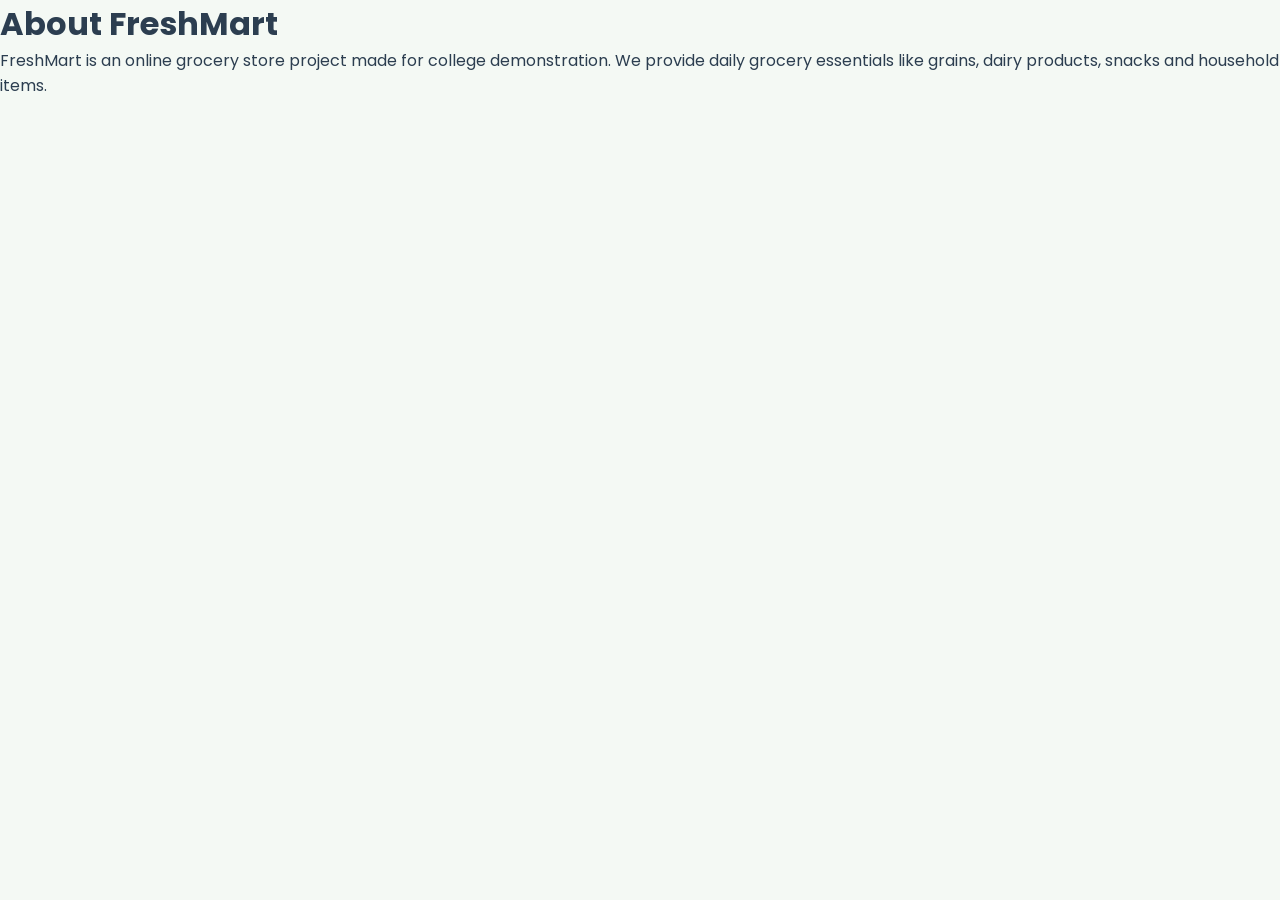
<file: about.html>
<!DOCTYPE html>
<html>

<head>
         <title>About</title>
         <link rel="stylesheet" href="style.css">
</head>

<body>

         <h1>About FreshMart</h1>

         <p>

                  FreshMart is an online grocery store project made for college demonstration.

                  We provide daily grocery essentials like grains, dairy products,
                  snacks and household items.

         </p>

</body>

</html>
</file>
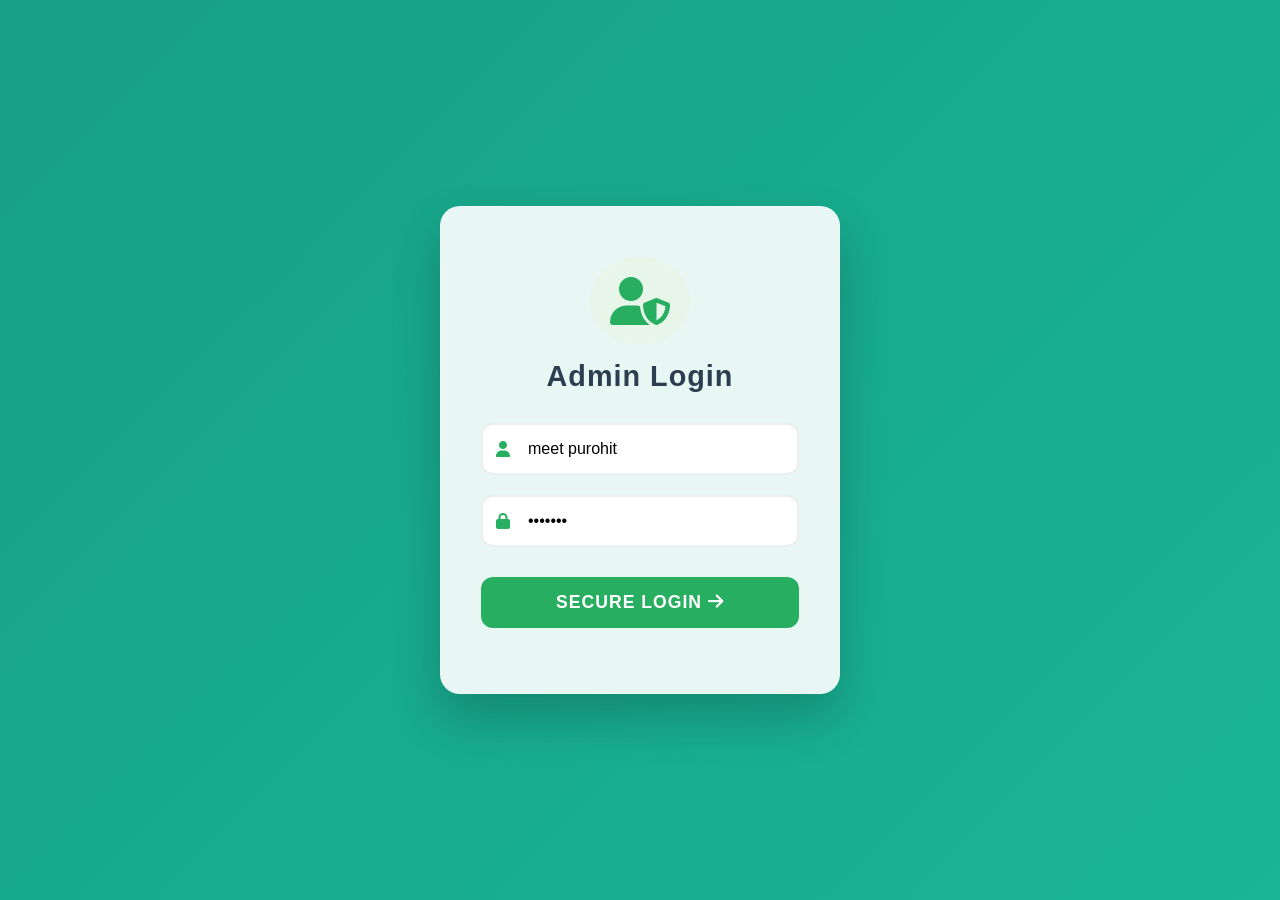
<file: admin.html>
<!DOCTYPE html>
<html lang="en">
<head>
    <meta charset="UTF-8">
    <meta name="viewport" content="width=device-width, initial-scale=1.0">
    <title>FreshMart - Admin Panel</title>
    <link rel="stylesheet" href="style.css">
    <link rel="stylesheet" href="https://cdnjs.cloudflare.com/ajax/libs/font-awesome/6.4.0/css/all.min.css">
</head>
<body class="admin-body">

<div class="admin-container">
    <aside class="admin-sidebar">
        <h2>FreshMart Admin</h2>
        <ul>
            <li onclick="showTab('add-product')" id="li-add" class="active"><i class="fa-solid fa-plus"></i> Add Products</li>
            <li onclick="showTab('view-orders')" id="li-view"><i class="fa-solid fa-cart-shopping"></i> View Orders</li>
            <li onclick="showTab('manage-users')" id="li-users"><i class="fa-solid fa-users"></i> User Problems</li>
            <li onclick="window.location.href='index.html'" style="cursor:pointer;"><i class="fa-solid fa-house"></i> View Site</li>
            <li onclick="logoutAdmin()" style="background: #c0392b; margin-top: 20px; cursor: pointer;"><i class="fa-solid fa-right-from-bracket"></i> Logout</li>
        </ul>
    </aside>

    <main class="admin-main">
        <section id="add-product" class="admin-tab-content active">
            <h1>Dashboard - Add New Product</h1>
            <div class="admin-form-section">
                <form id="productForm">
                    <div class="form-group">
                        <label>Product Name</label>
                        <input type="text" id="pName" placeholder="e.g. Fresh Apple" required>
                    </div>
                    <div class="form-group">
                        <label>Price (₹)</label>
                        <input type="number" id="pPrice" placeholder="e.g. 120" required>
                    </div>
                    <div class="form-group">
                        <label>Category</label>
                        <select id="pCategory">
                            <option value="grain">Grains & Pulses</option>
                            <option value="dairy">Dairy & Bakery</option>
                            <option value="snack">Snacks & Drinks</option>
                            <option value="daily">Daily Essentials</option>
                        </select>
                    </div>
                    <div class="form-group">
                        <label>Image Name</label>
                        <input type="text" id="pImage" placeholder="e.g. apple.jpg" required>
                    </div>
                    <button type="submit" class="admin-btn">Add Product to Store</button>
                </form>
            </div>

            <div class="admin-table-section">
                <h2>Current Inventory</h2>
                <table>
                    <thead>
                        <tr><th>Image</th><th>Name</th><th>Category</th><th>Price</th><th>Action</th></tr>
                    </thead>
                    <tbody id="adminProductList"></tbody>
                </table>
            </div>
        </section>

        <section id="view-orders" class="admin-tab-content">
            <h1>Customer Orders</h1>
            <div class="admin-table-section">
                <table>
                    <thead>
                        <tr>
                            <th>Order ID</th>
                            <th>Customer Name</th>
                            <th>Items</th>
                            <th>Total Amount</th>
                            <th>Status</th>
                            <th>Action</th>
                        </tr>
                    </thead>
                    <tbody id="orderList"></tbody>
                </table>
            </div>
        </section>

        <section id="manage-users" class="admin-tab-content">
            <h1>Customer Support & Problems</h1>
            <div class="admin-table-section">
                <table>
                    <thead>
                        <tr>
                            <th>User Name</th>
                            <th>Email</th>
                            <th>Reported Problem</th>
                            <th>Status</th>
                            <th>Action</th>
                        </tr>
                    </thead>
                    <tbody id="problemList"></tbody>
                </table>
            </div>
        </section>
    </main>
</div>

<script>
    // 1. Security Check (સૌથી પહેલા)
    if (localStorage.getItem('isAdminLoggedIn') !== 'true') {
        window.location.href = "login.html";
    }

    // 2. Initial Data Definition
    const initialOrders = [
        { id: "#1001", name: "Kapil P Damahe", items: "Basmati Rice, Milk", total: "₹516", status: "Pending" },
        { id: "#1002", name: "Meet Purohit", items: "Amul Butter, Bread", total: "₹110", status: "Pending" }
    ];

    const initialProblems = [
        { name: "Rahul Sharma", email: "rahul@mail.com", problem: "Item not delivered yet", status: "Unsolved" },
        { name: "Sneha Patel", email: "sneha@mail.com", problem: "Received damaged product", status: "Unsolved" }
    ];

    // 3. Logout Function
 function logoutAdmin() {
    localStorage.removeItem('isAdminLoggedIn'); // લોગિન ડેટા ક્લીન કરો
    window.location.href = "index.html"; // લોગિન પેજના બદલે હોમ પેજ પર મોકલો
}

    window.onload = function() {
        if (!localStorage.getItem('adminOrders')) {
            localStorage.setItem('adminOrders', JSON.stringify(initialOrders));
        }
        if (!localStorage.getItem('userProblems')) {
            localStorage.setItem('userProblems', JSON.stringify(initialProblems));
        }
        renderOrders();
        renderProblems();
    };

    function showTab(tabId) {
        document.querySelectorAll('.admin-tab-content').forEach(section => section.classList.remove('active'));
        document.querySelectorAll('.admin-sidebar li').forEach(li => li.classList.remove('active'));
        document.getElementById(tabId).classList.add('active');
        
        if(tabId === 'add-product') document.getElementById('li-add').classList.add('active');
        if(tabId === 'view-orders') document.getElementById('li-view').classList.add('active');
        if(tabId === 'manage-users') document.getElementById('li-users').classList.add('active');
    }

    function renderOrders() {
        const orders = JSON.parse(localStorage.getItem('adminOrders')) || [];
        const orderList = document.getElementById('orderList');
        orderList.innerHTML = '';
        orders.forEach((order, index) => {
            const statusClass = order.status === 'Delivered' ? 'status-delivered' : 'status-pending';
            const btnHide = order.status === 'Delivered' ? 'style="display:none"' : '';
            orderList.innerHTML += `
                <tr>
                    <td>${order.id}</td>
                    <td>${order.name}</td>
                    <td>${order.items}</td>
                    <td>${order.total}</td>
                    <td><span class="${statusClass}">${order.status}</span></td>
                    <td><button class="status-btn" ${btnHide} onclick="markDelivered(${index})">Mark Delivered</button></td>
                </tr>
            `;
        });
    }

    function markDelivered(index) {
        let orders = JSON.parse(localStorage.getItem('adminOrders'));
        orders[index].status = 'Delivered';
        localStorage.setItem('adminOrders', JSON.stringify(orders));
        renderOrders();
    }

    function renderProblems() {
        const problems = JSON.parse(localStorage.getItem('userProblems')) || [];
        const problemList = document.getElementById('problemList');
        problemList.innerHTML = '';
        problems.forEach((prob, index) => {
            const statusClass = prob.status === 'Solved' ? 'status-delivered' : 'status-pending';
            const btnHide = prob.status === 'Solved' ? 'style="display:none"' : '';
            problemList.innerHTML += `
                <tr>
                    <td>${prob.name}</td>
                    <td>${prob.email}</td>
                    <td><i>"${prob.problem}"</i></td>
                    <td><span class="${statusClass}">${prob.status}</span></td>
                    <td><button class="status-btn" ${btnHide} onclick="solveProblem(${index})">Mark Solved</button></td>
                </tr>
            `;
        });
    }

    function solveProblem(index) {
        let problems = JSON.parse(localStorage.getItem('userProblems'));
        problems[index].status = 'Solved';
        localStorage.setItem('userProblems', JSON.stringify(problems));
        renderProblems();
    }

    document.getElementById('productForm').addEventListener('submit', function(e) {
        e.preventDefault();
        const table = document.getElementById('adminProductList');
        const row = `
            <tr>
                <td><img src="images/${document.getElementById('pImage').value}" width="40" onerror="this.src='https://via.placeholder.com/40'"></td>
                <td>${document.getElementById('pName').value}</td>
                <td>${document.getElementById('pCategory').value}</td>
                <td>₹${document.getElementById('pPrice').value}</td>
                <td><button onclick="this.parentElement.parentElement.remove()" style="background:red; color:white; border:none; padding:5px; border-radius:5px; cursor:pointer;">Delete</button></td>
            </tr>
        `;
        table.innerHTML += row;
        this.reset();
    });
</script>
</body>
</html>
</file>
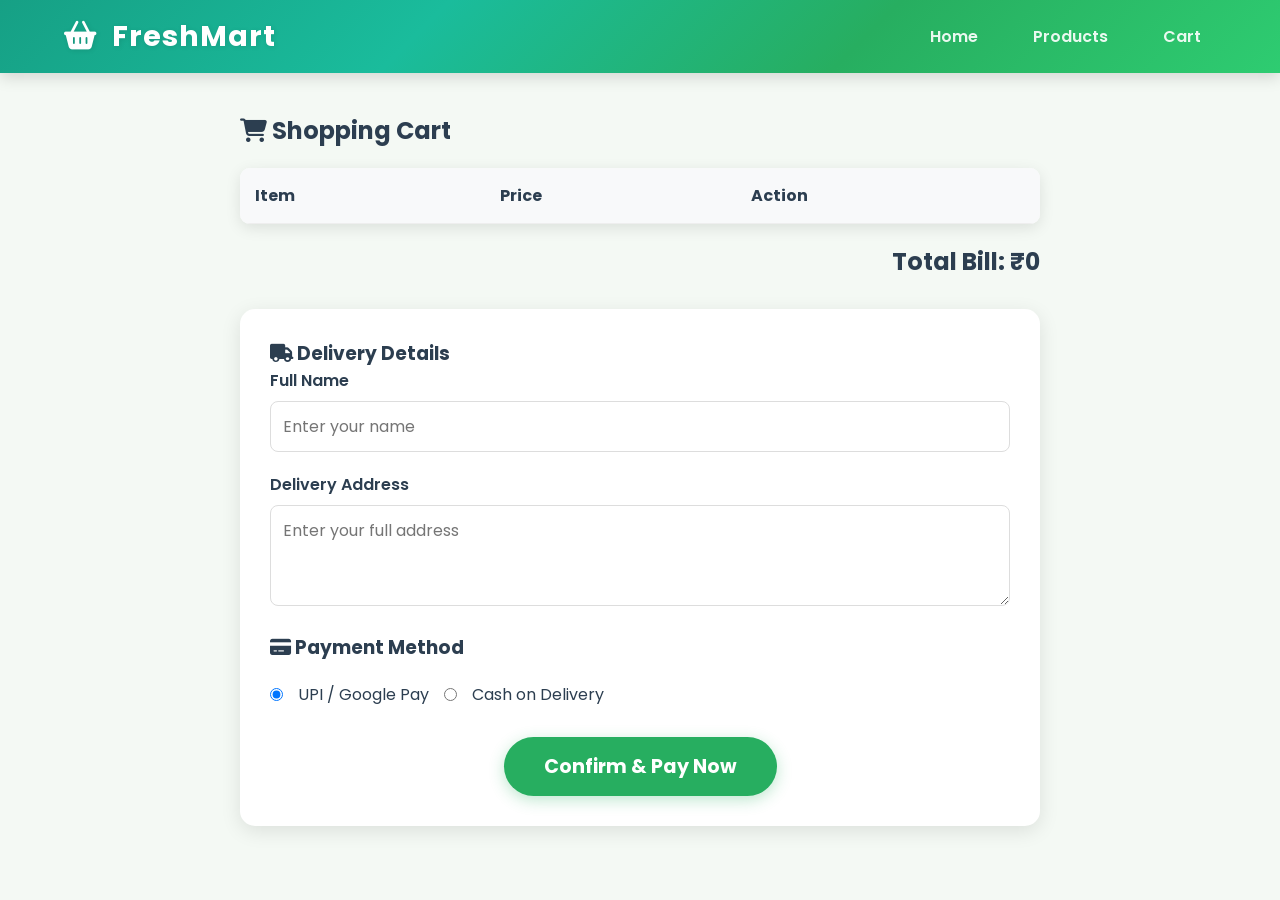
<file: cart.html>
<!DOCTYPE html>
<html lang="en">
<head>
    <title>Your Cart - FreshMart</title>
    <link rel="stylesheet" href="style.css">
    <link rel="stylesheet" href="https://cdnjs.cloudflare.com/ajax/libs/font-awesome/6.4.0/css/all.min.css">
    <style>
        /* Checkout Box Styling */
        .checkout-form {
            background: white;
            padding: 30px;
            border-radius: 15px;
            box-shadow: 0 5px 20px rgba(0,0,0,0.1);
            margin-top: 30px;
        }
        .input-group { margin-bottom: 20px; }
        .input-group label { display: block; margin-bottom: 8px; font-weight: 600; }
        .input-group input, .input-group textarea {
            width: 100%; padding: 12px; border: 1px solid #ddd; border-radius: 8px; font-size: 1rem;
        }
        
        /* Payment Selection */
        .payment-methods { margin: 20px 0; display: flex; gap: 15px; align-items: center; }
        
        /* Checkout Button Hover Effect */
        .checkout-btn {
            background: #27ae60; color: white; border: none; padding: 15px 40px;
            font-size: 1.2rem; font-weight: bold; border-radius: 50px; cursor: pointer;
            transition: all 0.3s ease; box-shadow: 0 4px 15px rgba(39, 174, 96, 0.3);
        }
        .checkout-btn:hover {
            background: #219150; transform: translateY(-3px);
            box-shadow: 0 8px 25px rgba(39, 174, 96, 0.5);
        }

        /* Success Popup styling */
        #successPopup {
            display: none; position: fixed; top: 50%; left: 50%; transform: translate(-50%, -50%);
            background: white; padding: 40px; border-radius: 20px; text-align: center;
            box-shadow: 0 0 100px rgba(0,0,0,0.5); z-index: 2000; width: 350px;
        }
        #successPopup i { font-size: 4rem; color: #27ae60; margin-bottom: 15px; }
    </style>
</head>
<body>

<header>
    <div class="logo"><h1><i class="fa-solid fa-basket-shopping"></i> FreshMart</h1></div>
    <nav><a href="index.html">Home</a><a href="products.html">Products</a><a href="cart.html">Cart</a></nav>
</header>

<div class="main-container">
    <div class="cart-area" style="width: 100%; max-width: 800px; margin: 0 auto;">
        <h2 style="margin-bottom: 20px;"><i class="fa-solid fa-cart-shopping"></i> Shopping Cart</h2>
        <table id="cartTable"></table>
        
        <div style="margin-top: 20px; text-align: right;">
            <h2 id="cartTotal">Total: ₹0</h2>
        </div>

        <div class="checkout-form">
            <h3><i class="fa-solid fa-truck"></i> Delivery Details</h3>
            <div class="input-group">
                <label>Full Name</label>
                <input type="text" id="userName" placeholder="Enter your name">
            </div>
            <div class="input-group">
                <label>Delivery Address</label>
                <textarea id="userAddress" rows="3" placeholder="Enter your full address"></textarea>
            </div>
            
            <h3><i class="fa-solid fa-credit-card"></i> Payment Method</h3>
            <div class="payment-methods">
                <input type="radio" name="pay" id="upi" checked> <label for="upi">UPI / Google Pay</label>
                <input type="radio" name="pay" id="cod"> <label for="cod">Cash on Delivery</label>
            </div>

            <div style="text-align: center; margin-top: 30px;">
                <button class="checkout-btn" onclick="processOrder()">Confirm & Pay Now</button>
            </div>
        </div>
    </div>
</div>

<div id="successPopup">
    <i class="fa-solid fa-circle-check"></i>
    <h2 style="color: #27ae60;">Order Success!</h2>
    <p style="margin: 15px 0; color: #666;">Thank you, <span id="displayUserName"></span>!<br>Your fresh items are on the way.</p>
    <p style="font-size: 0.8rem; color: #999;">Redirecting to home in 5 seconds...</p>
</div>

<script src="script.js"></script>
<script>
    function processOrder() {
        const name = document.getElementById('userName').value;
        const address = document.getElementById('userAddress').value;
        const totalAmount = document.getElementById('cartTotal').innerText; // આનાથી ટોટલ રૂપિયા મળશે
        
        // કાર્ટમાંથી આઈટમ્સ લેવી (જો કાર્ટ ખાલી હોય તો ઓર્ડર ન થાય)
        const cartItems = JSON.parse(localStorage.getItem('fmart_cart')) || [];

        if(name === "" || address === "") {
            alert("Please fill your Name and Address!");
            return;
        }

        if(cartItems.length === 0) {
            alert("તમારું કાર્ટ ખાલી છે!");
            return;
        }

        // ૧. આઈટમ્સના નામ ભેગા કરવા (એડમિનમાં બતાવવા માટે)
        const itemNames = cartItems.map(item => item.name).join(", ");

        // ૨. નવો ઓર્ડર ઓબ્જેક્ટ બનાવવો
        const newOrder = {
            id: "#" + Math.floor(1000 + Math.random() * 9000), // રેન્ડમ ઓર્ડર આઈડી
            name: name,
            items: itemNames,
            total: totalAmount,
            status: "Pending"
        };

        // ૩. એડમિન ઓર્ડર્સની જૂની લિસ્ટ લાવવી
        let adminOrders = JSON.parse(localStorage.getItem('adminOrders')) || [];

        // ૪. નવો ઓર્ડર લિસ્ટમાં ઉમેરવો
        adminOrders.push(newOrder);

        // ૫. LocalStorage માં પાછું સેવ કરવું
        localStorage.setItem('adminOrders', JSON.stringify(adminOrders));

        // સક્સેસ પોપઅપ બતાવવું
        document.getElementById('displayUserName').innerText = name;
        document.getElementById('successPopup').style.display = 'block';

        // કાર્ટ ખાલી કરી નાખવું
        localStorage.removeItem('fmart_cart');

        // ૫ સેકન્ડ પછી હોમ પેજ પર રિડાયરેક્ટ
        setTimeout(() => {
            window.location.href = "index.html";
        }, 5000);
    }
</script>

</body>
</html>
</file>
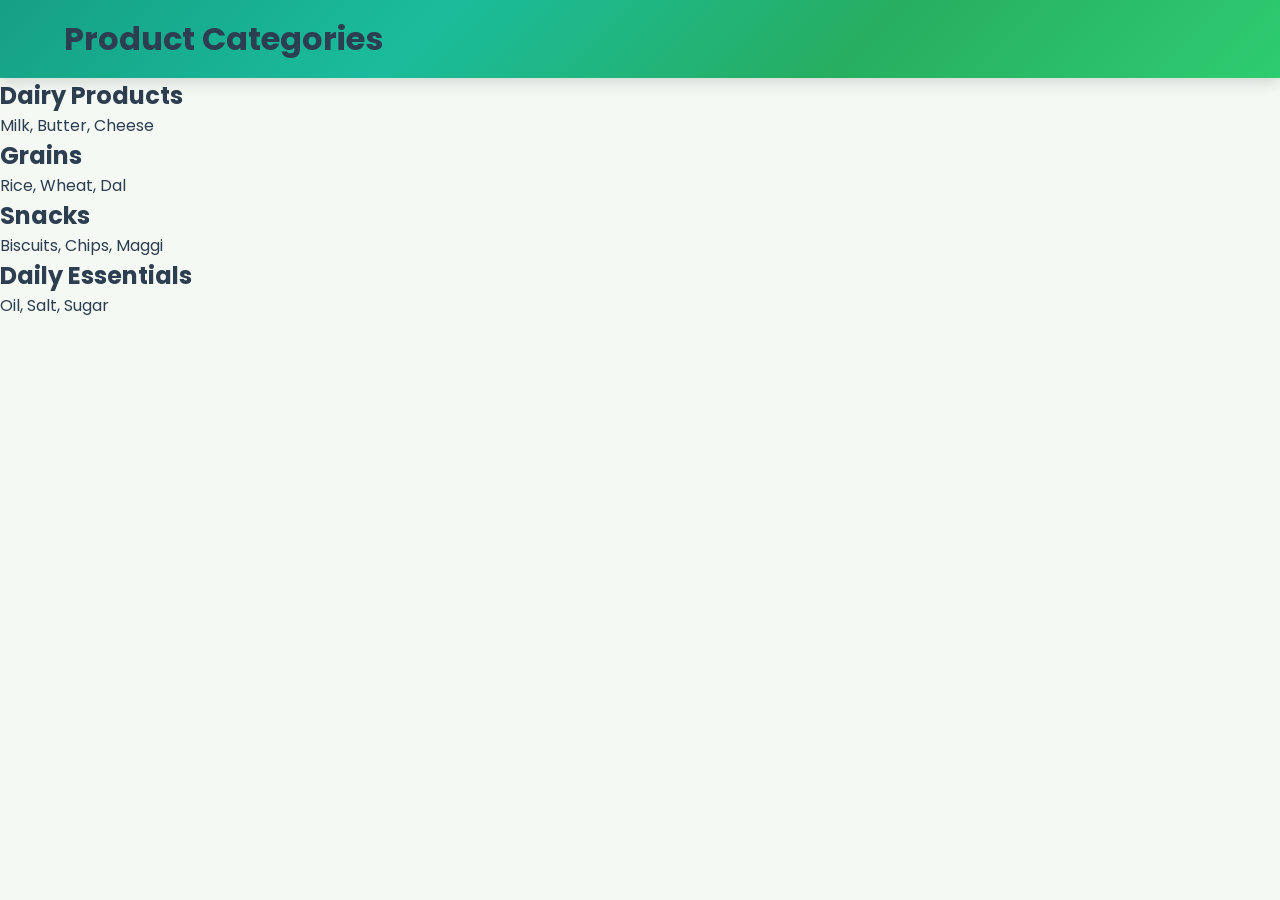
<file: categories.html>
<!DOCTYPE html>
<html>

<head>
         <title>Categories</title>
         <link rel="stylesheet" href="style.css">
</head>

<body>

         <header>
                  <h1>Product Categories</h1>
         </header>

         <div class="category">

                  <h2>Dairy Products</h2>
                  <p>Milk, Butter, Cheese</p>

                  <h2>Grains</h2>
                  <p>Rice, Wheat, Dal</p>

                  <h2>Snacks</h2>
                  <p>Biscuits, Chips, Maggi</p>

                  <h2>Daily Essentials</h2>
                  <p>Oil, Salt, Sugar</p>

         </div>

</body>

</html>
</file>
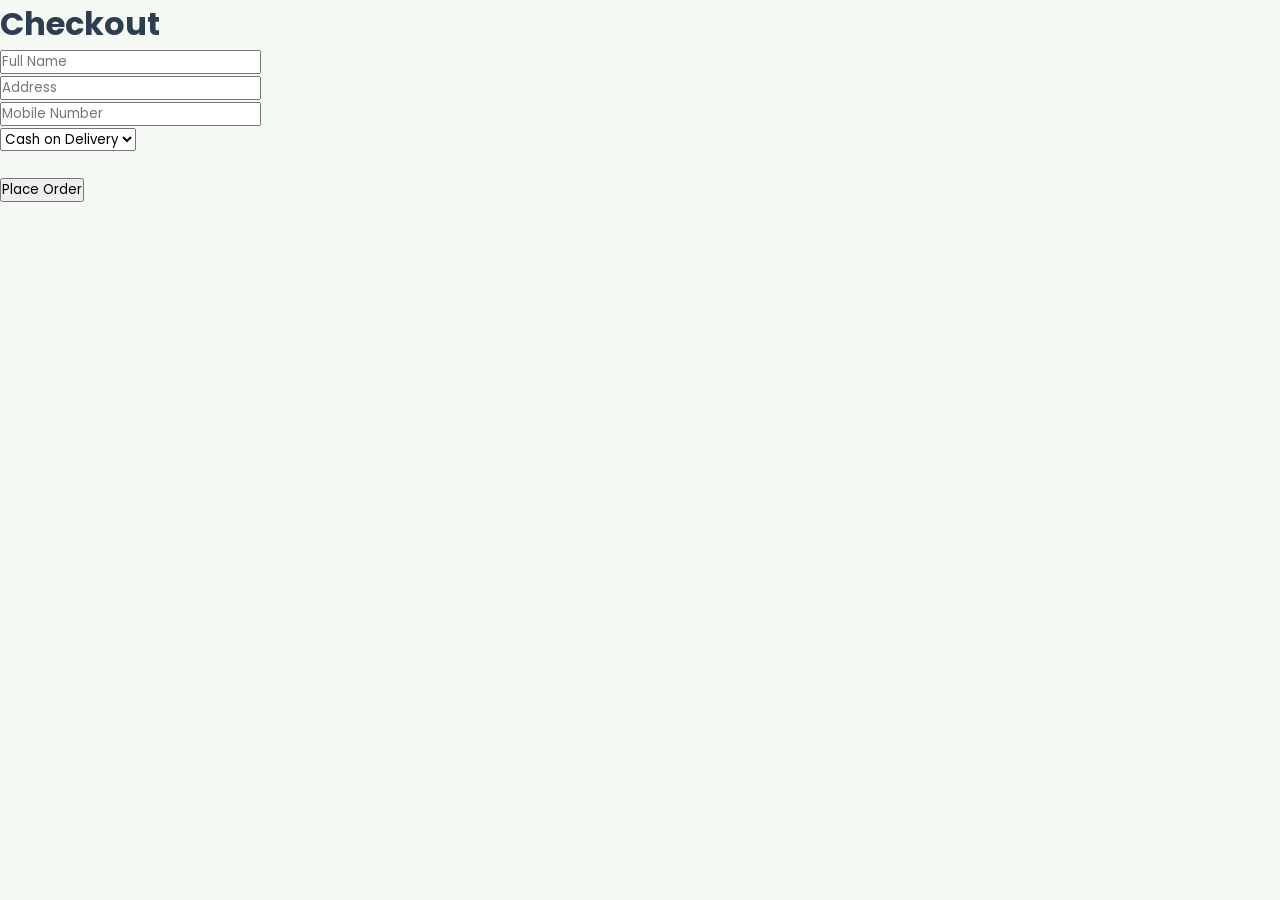
<file: checkout.html>
<!DOCTYPE html>
<html>

<head>
         <title>Checkout</title>
         <link rel="stylesheet" href="style.css">
</head>

<body>

         <h1>Checkout</h1>

         <form>

                  <input type="text" placeholder="Full Name"><br>

                  <input type="text" placeholder="Address"><br>

                  <input type="text" placeholder="Mobile Number"><br>

                  <select>

                           <option>Cash on Delivery</option>
                           <option>UPI</option>

                  </select>

                  <br><br>

                  <button>Place Order</button>

         </form>

</body>

</html>
</file>
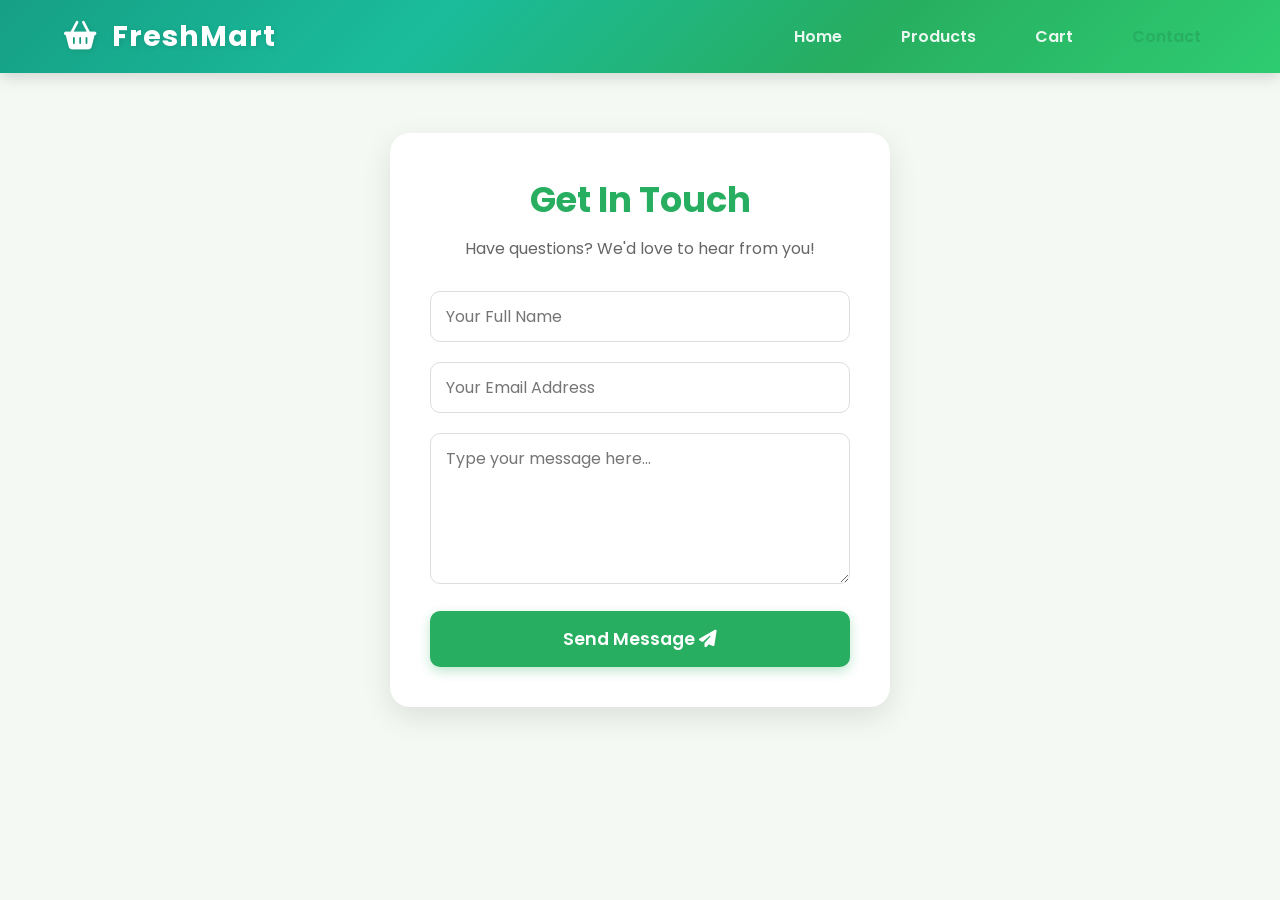
<file: contact.html>
<!DOCTYPE html>
<html lang="en">
<head>
    <meta charset="UTF-8">
    <meta name="viewport" content="width=device-width, initial-scale=1.0">
    <title>Contact Us - FreshMart</title>
    <link rel="stylesheet" href="style.css">
    <link rel="stylesheet" href="https://cdnjs.cloudflare.com/ajax/libs/font-awesome/6.4.0/css/all.min.css">
    <style>
        body { background-color: #f4f9f4; }

        .contact-container {
            max-width: 500px;
            margin: 60px auto;
            background: white;
            padding: 40px;
            border-radius: 20px;
            box-shadow: 0 10px 30px rgba(0,0,0,0.1);
            text-align: center;
        }

        .contact-container h1 {
            color: #27ae60;
            margin-bottom: 10px;
            font-size: 2.2rem;
        }

        .contact-container p {
            color: #666;
            margin-bottom: 30px;
        }

        .contact-form input, .contact-form textarea {
            width: 100%;
            padding: 12px 15px;
            margin-bottom: 20px;
            border: 1px solid #ddd;
            border-radius: 10px;
            font-size: 1rem;
            outline: none;
            transition: 0.3s;
        }

        /* Input focus effect */
        .contact-form input:focus, .contact-form textarea:focus {
            border-color: #27ae60;
            box-shadow: 0 0 8px rgba(39, 174, 96, 0.2);
        }

        /* Professional Send Button with Hover Effect */
        .send-btn {
            width: 100%;
            background: #27ae60;
            color: white;
            border: none;
            padding: 15px;
            font-size: 1.1rem;
            font-weight: 600;
            border-radius: 10px;
            cursor: pointer;
            transition: all 0.3s ease;
            box-shadow: 0 4px 12px rgba(39, 174, 96, 0.3);
        }

        .send-btn:hover {
            background: #219150;
            transform: translateY(-3px);
            box-shadow: 0 6px 20px rgba(39, 174, 96, 0.4);
        }

        /* Success Message Popup */
        #msgPopup {
            display: none;
            position: fixed;
            top: 50%;
            left: 50%;
            transform: translate(-50%, -50%);
            background: white;
            padding: 30px;
            border-radius: 20px;
            text-align: center;
            box-shadow: 0 0 50px rgba(0,0,0,0.3);
            z-index: 2000;
            width: 320px;
            border-top: 5px solid #27ae60;
        }

        #msgPopup i { font-size: 3.5rem; color: #27ae60; margin-bottom: 15px; }
    </style>
</head>
<body>

<header>
    <div class="logo"><h1><i class="fa-solid fa-basket-shopping"></i> FreshMart</h1></div>
    <nav>
        <a href="index.html">Home</a>
        <a href="products.html">Products</a>
        <a href="cart.html">Cart</a>
        <a href="contact.html" style="color: #27ae60;">Contact</a>
    </nav>
</header>

<div class="contact-container">
    <h1>Get In Touch</h1>
    <p>Have questions? We'd love to hear from you!</p>
    
    <form class="contact-form" onsubmit="sendContactMessage(event)">
        <input type="text" id="cName" placeholder="Your Full Name" required>
        <input type="email" id="cEmail" placeholder="Your Email Address" required>
        <textarea id="cMessage" rows="5" placeholder="Type your message here..." required></textarea>
        <button type="submit" class="send-btn">Send Message <i class="fa-solid fa-paper-plane"></i></button>
    </form>
</div>

<div id="msgPopup">
    <i class="fa-solid fa-envelope-circle-check"></i>
    <h2 style="color: #27ae60;">Message Sent!</h2>
    <p style="margin: 10px 0; color: #666;">Thank you for contacting us. We will get back to you soon.</p>
    <p style="font-size: 0.8rem; color: #999;">Redirecting to home in 3 seconds...</p>
</div>

<script>
    function sendContactMessage(event) {
        event.preventDefault(); // પેજ રિફ્રેશ થતું અટકાવવા

        // ૧. ફોર્મમાંથી ડેટા લેવો
        const name = document.getElementById('cName').value;
        const email = document.getElementById('cEmail').value;
        const problem = document.getElementById('cMessage').value;

        // ૨. નવો પ્રોબ્લેમ ઓબ્જેક્ટ બનાવવો
        const newEntry = {
            name: name,
            email: email,
            problem: problem,
            status: "Unsolved" // બાય ડિફોલ્ટ સ્ટેટસ
        };

        // ૩. LocalStorage માંથી જૂનો ડેટા લાવવો (જો હોય તો)
        let currentProblems = JSON.parse(localStorage.getItem('userProblems')) || [];

        // ૪. નવો ડેટા એરે (Array) માં ઉમેરવો
        currentProblems.push(newEntry);

        // ૫. પાછું સેવ કરવું
        localStorage.setItem('userProblems', JSON.stringify(currentProblems));

        // સક્સેસ પોપઅપ બતાવવું
        document.getElementById('msgPopup').style.display = 'block';

        // ૩ સેકન્ડ પછી હોમ પેજ પર મોકલી દેવું
        setTimeout(() => {
            window.location.href = "index.html";
        }, 3000);
    }
</script>

</body>
</html>
</file>
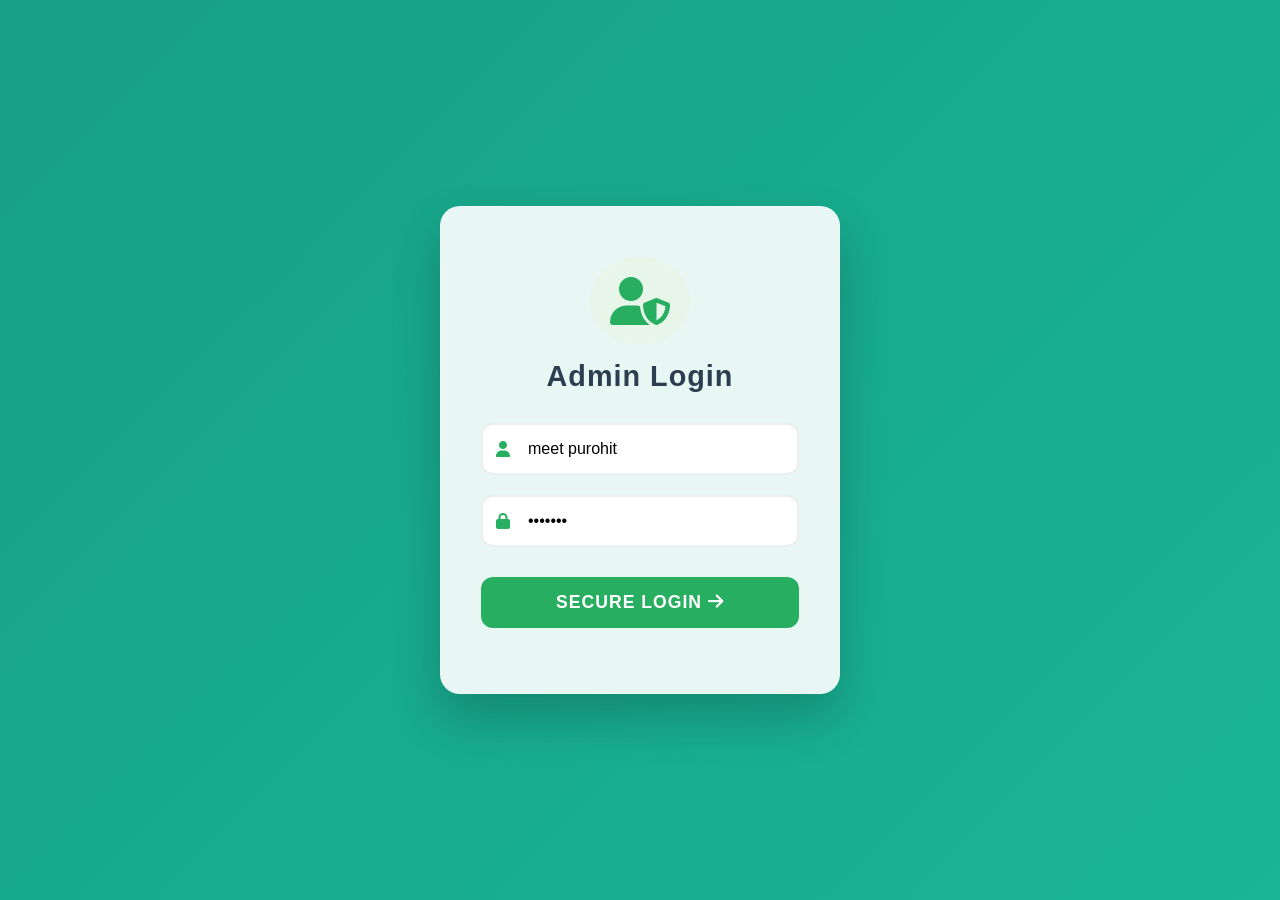
<file: login.html>
<!DOCTYPE html>
<html lang="en">
<head>
    <meta charset="UTF-8">
    <title>FreshMart - Premium Admin Login</title>
    <link rel="stylesheet" href="https://cdnjs.cloudflare.com/ajax/libs/font-awesome/6.4.0/css/all.min.css">
    <style>
        * { margin: 0; padding: 0; box-sizing: border-box; font-family: 'Segoe UI', Tahoma, Geneva, Verdana, sans-serif; }

        body {
            height: 100vh;
            display: flex;
            justify-content: center;
            align-items: center;
            /* Animated Multi-color Gradient */
            background: linear-gradient(-45deg, #2ecc71, #27ae60, #1abc9c, #16a085);
            background-size: 400% 400%;
            animation: gradientBG 10s ease infinite;
            overflow: hidden;
        }

        @keyframes gradientBG {
            0% { background-position: 0% 50%; }
            50% { background-position: 100% 50%; }
            100% { background-position: 0% 50%; }
        }

        .login-box {
            background: rgba(255, 255, 255, 0.9);
            backdrop-filter: blur(10px); /* કાચ જેવી ઇફેક્ટ */
            padding: 50px 40px;
            border-radius: 20px;
            box-shadow: 0 25px 50px rgba(0,0,0,0.2);
            width: 400px;
            text-align: center;
            border: 1px solid rgba(255, 255, 255, 0.3);
            transition: transform 0.3s ease;
        }

        .login-box:hover {
            transform: translateY(-5px); /* હોવર કરવાથી થોડું ઉપર આવશે */
        }

        .login-box i.main-icon {
            font-size: 3rem;
            color: #27ae60;
            margin-bottom: 15px;
            background: #e8f5e9;
            padding: 20px;
            border-radius: 50%;
        }

        .login-box h2 { 
            color: #2c3e50; 
            margin-bottom: 30px; 
            font-size: 1.8rem;
            letter-spacing: 1px;
        }

        .input-group {
            position: relative;
            margin-bottom: 20px;
        }

        .input-group i {
            position: absolute;
            left: 15px;
            top: 50%;
            transform: translateY(-50%);
            color: #27ae60;
        }

        .login-box input {
            width: 100%;
            padding: 15px 15px 15px 45px;
            border: 2px solid #eee;
            border-radius: 12px;
            font-size: 1rem;
            outline: none;
            transition: all 0.3s;
        }

        .login-box input:focus {
            border-color: #27ae60;
            box-shadow: 0 0 10px rgba(39, 174, 96, 0.2);
        }

        .login-btn {
            width: 100%;
            padding: 15px;
            background: #27ae60;
            color: white;
            border: none;
            border-radius: 12px;
            cursor: pointer;
            font-size: 1.1rem;
            font-weight: 700;
            text-transform: uppercase;
            letter-spacing: 1px;
            transition: all 0.3s;
            margin-top: 10px;
        }

        .login-btn:hover {
            background: #219150;
            box-shadow: 0 10px 20px rgba(39, 174, 96, 0.4);
            letter-spacing: 2px;
        }

        #msg {
            color: #e74c3c;
            margin-top: 15px;
            font-weight: 600;
            font-size: 0.9rem;
        }

        /* સુંદર નાનું એનિમેશન */
        .fade-in {
            animation: fadeIn 1.5s ease;
        }

        @keyframes fadeIn {
            from { opacity: 0; transform: translateY(20px); }
            to { opacity: 1; transform: translateY(0); }
        }
    </style>
</head>
<body>

<div class="login-box fade-in">
    <i class="fa-solid fa-user-shield main-icon"></i>
    <h2>Admin Login</h2>
    <form id="loginForm">
        <div class="input-group">
            <i class="fa-solid fa-user"></i>
            <input type="text" id="username" value="meet purohit" placeholder="Username" required>
        </div>
        <div class="input-group">
            <i class="fa-solid fa-lock"></i>
            <input type="password" id="password" value="Meet@07" placeholder="Password" required>
        </div>
        <button type="submit" class="login-btn">Secure Login <i class="fa-solid fa-arrow-right"></i></button>
    </form>
    <p id="msg"></p>
</div>

<script>
    document.getElementById('loginForm').addEventListener('submit', function(e) {
        e.preventDefault();
        
        const user = document.getElementById('username').value;
        const pass = document.getElementById('password').value;

        if(user === "meet purohit" && pass === "Meet@07") {
            // લોગિન બટન પર એનિમેશન બતાવવા
            const btn = document.querySelector('.login-btn');
            btn.innerHTML = '<i class="fa-solid fa-spinner fa-spin"></i> Logging in...';
            
            setTimeout(() => {
                localStorage.setItem('isAdminLoggedIn', 'true');
                window.location.href = "admin.html"; 
            }, 1000);
        } else {
            document.getElementById('msg').innerHTML = '<i class="fa-solid fa-circle-exclamation"></i> ખોટું યુઝરનેમ કે પાસવર્ડ છે!';
        }
    });
</script>

</body>
</html>
</file>
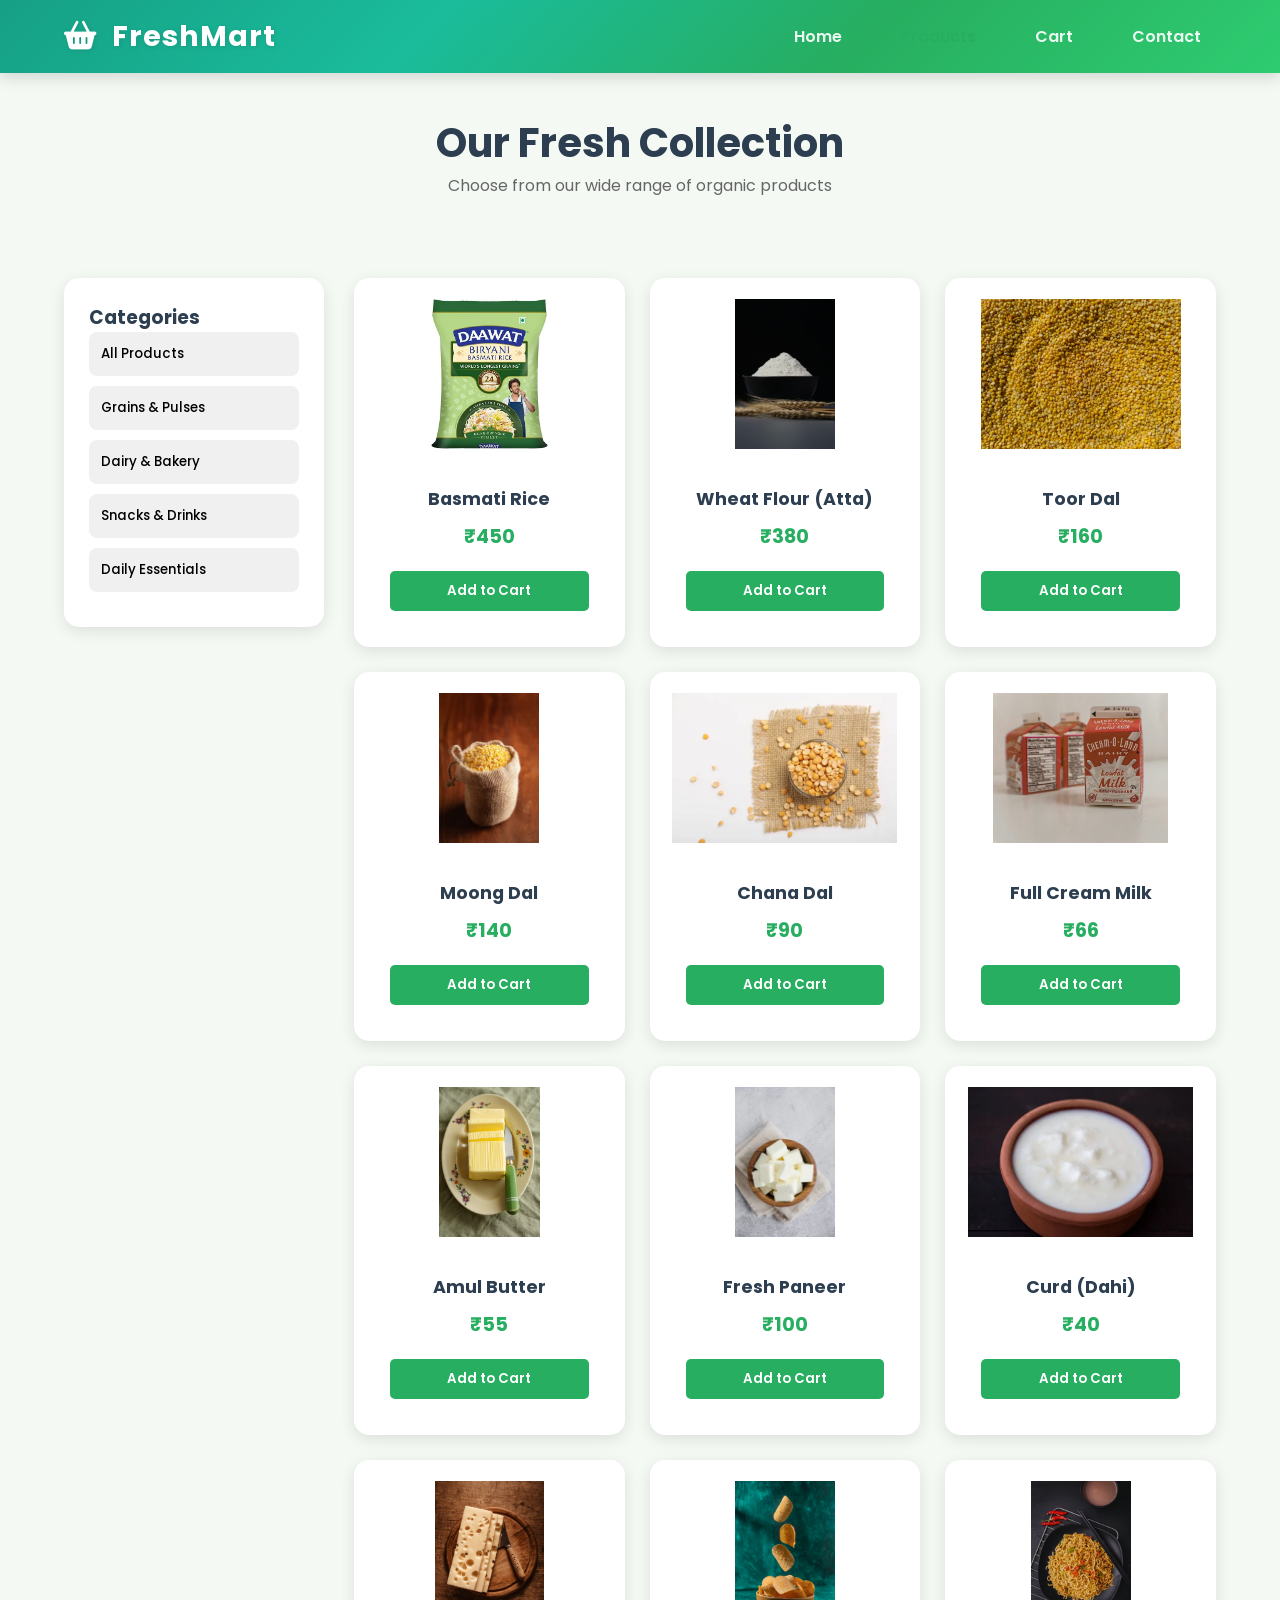
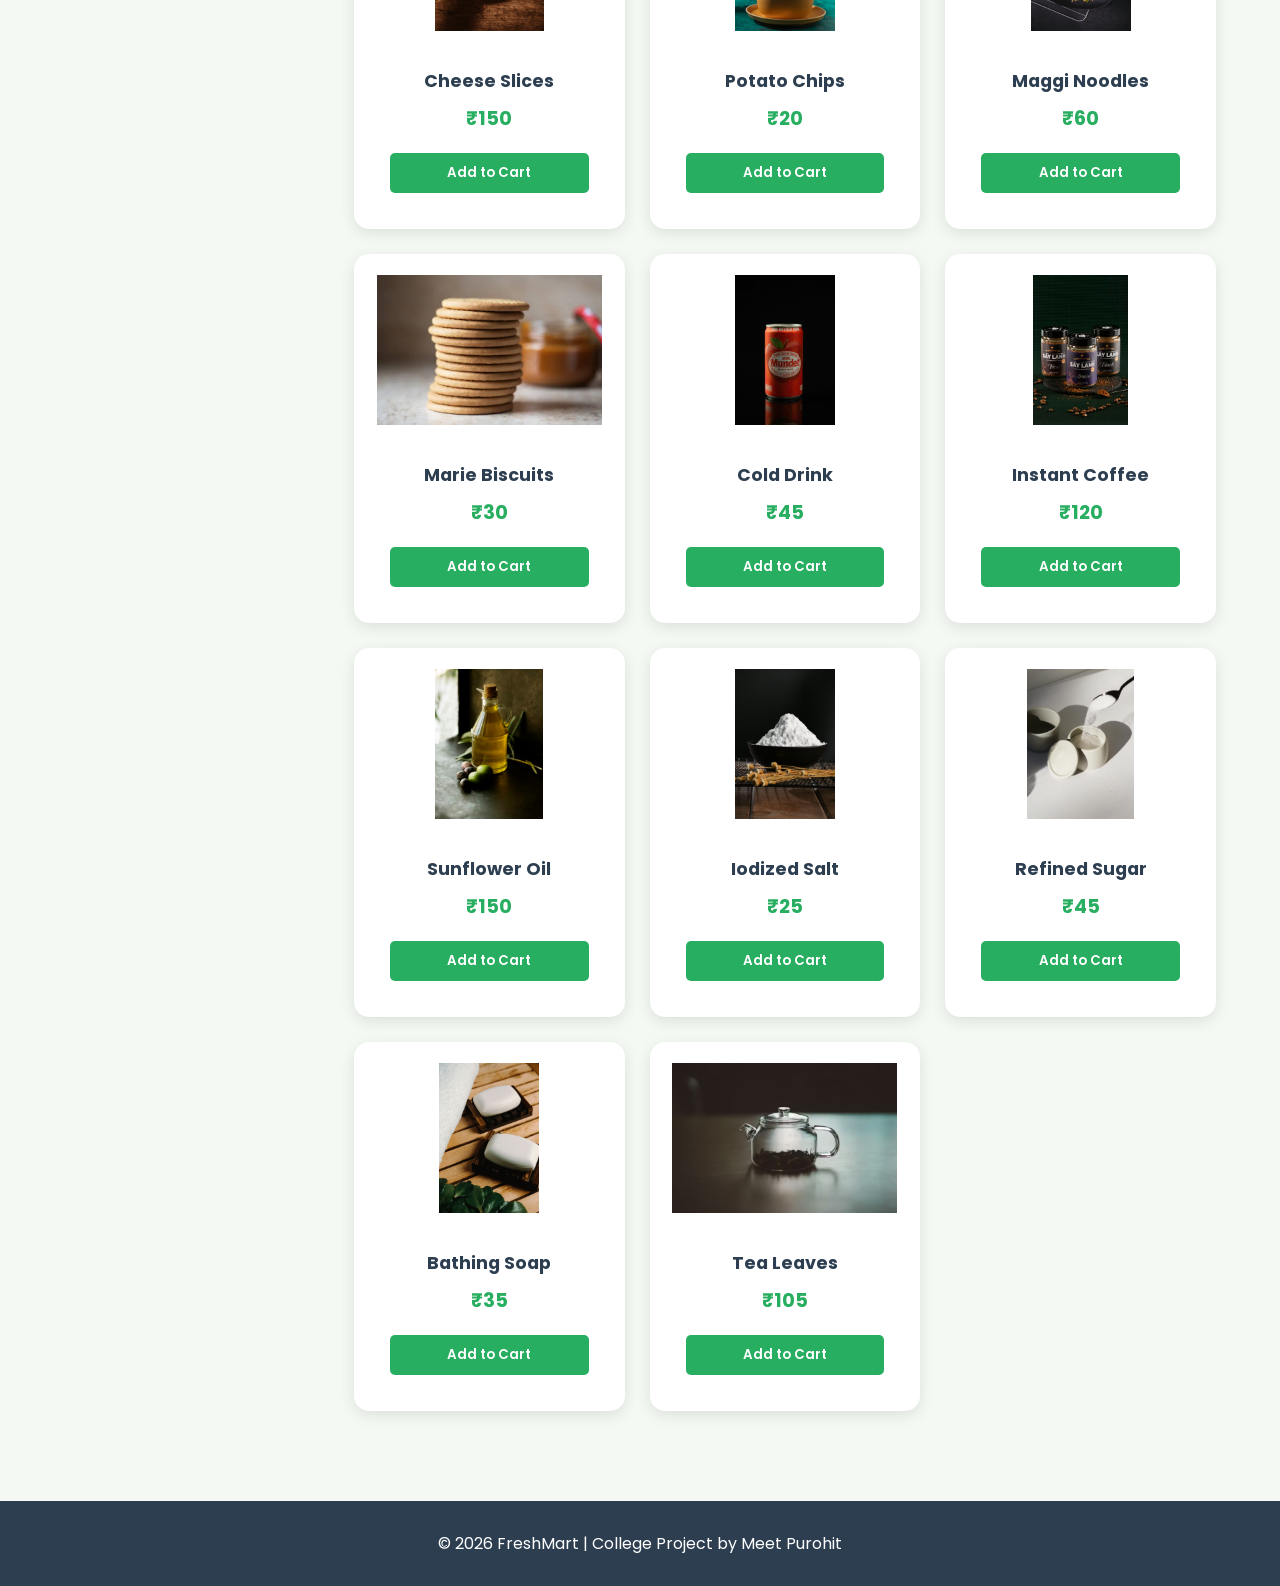
<file: products.html>
<!DOCTYPE html>
<html lang="en">
<head>
    <meta charset="UTF-8">
    <meta name="viewport" content="width=device-width, initial-scale=1.0">
    <title>FreshMart - Products</title>
    <link rel="stylesheet" href="style.css">
    <link rel="stylesheet" href="https://cdnjs.cloudflare.com/ajax/libs/font-awesome/6.4.0/css/all.min.css">
</head>
<body>

<header>
    <div class="logo"><h1><i class="fa-solid fa-basket-shopping"></i> FreshMart</h1></div>
    <nav>
        <a href="index.html">Home</a>
        <a href="products.html" style="color: var(--primary-color);">Products</a>
        <a href="cart.html">Cart</a>
        <a href="contact.html">Contact</a>
    </nav>
</header>

<div style="text-align: center; padding: 40px 20px;">
    <h1 style="font-size: 2.5rem; color: var(--dark-blue);">Our Fresh Collection</h1>
    <p style="color: #666;">Choose from our wide range of organic products</p>
</div>

<div class="main-container">
    <aside class="sidebar">
        <h3>Categories</h3>
        <button onclick="filter('all')">All Products</button>
        <button onclick="filter('grain')">Grains & Pulses</button>
        <button onclick="filter('dairy')">Dairy & Bakery</button>
        <button onclick="filter('snack')">Snacks & Drinks</button>
        <button onclick="filter('daily')">Daily Essentials</button>
    </aside>

    <section class="products-grid" id="productList">
        </section>
</div>

<footer>
    <p>&copy; 2026 FreshMart | College Project by Meet Purohit</p>
</footer>

<script src="script.js"></script>
</body>
</html>
</file>
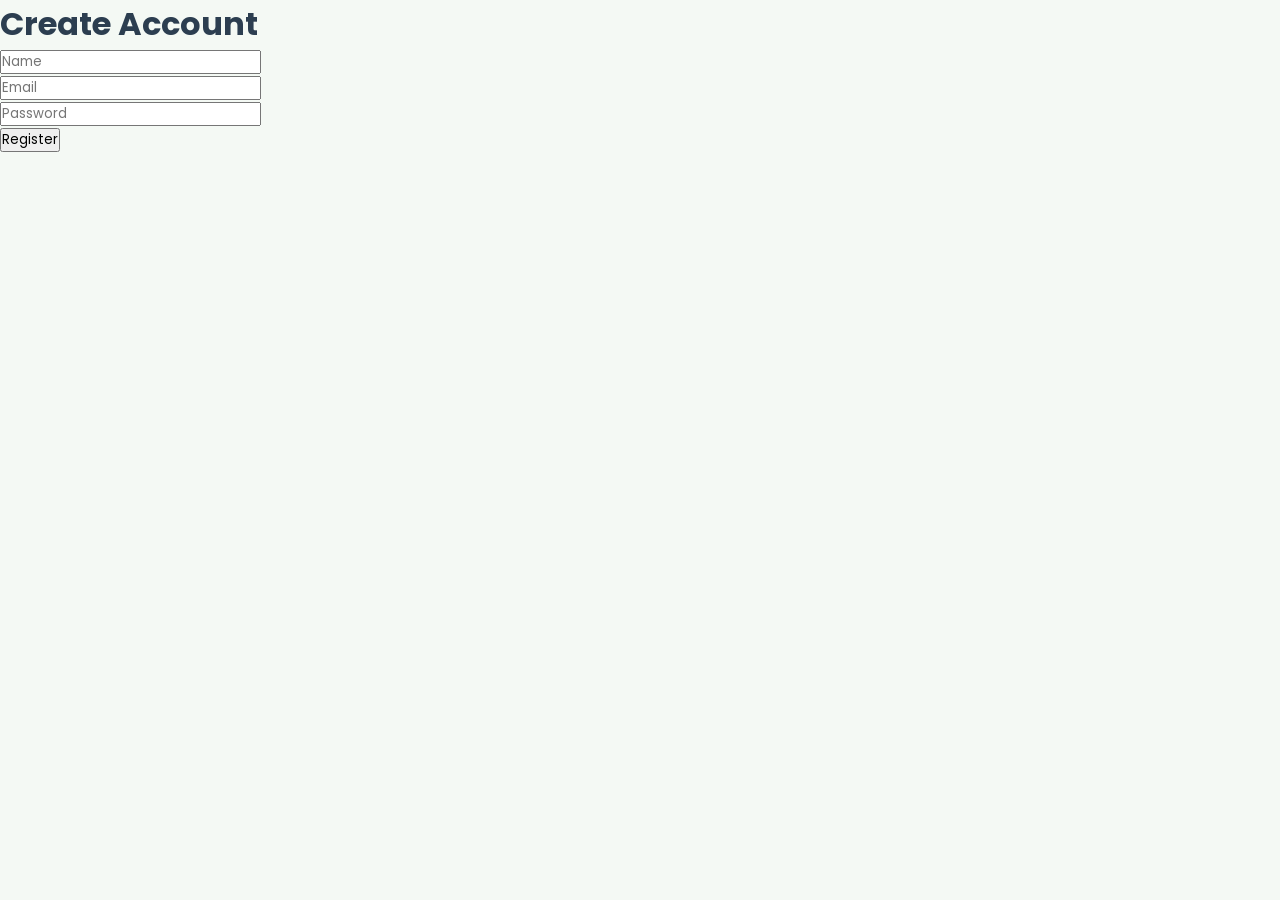
<file: register.html>
<!DOCTYPE html>
<html>

<head>
         <title>Register</title>
         <link rel="stylesheet" href="style.css">
</head>

<body>

         <h1>Create Account</h1>

         <form>

                  <input type="text" placeholder="Name"><br>

                  <input type="email" placeholder="Email"><br>

                  <input type="password" placeholder="Password"><br>

                  <button>Register</button>

         </form>

</body>

</html>
</file>
<file: style.css>
@import url('https://fonts.googleapis.com/css2?family=Poppins:wght@300;400;600&display=swap');

:root {
    --primary-color: #27ae60;
    --accent-color: #f1c40f;
    --dark-blue: #2c3e50;
    --light-bg: #f4f9f4;
    --white: #ffffff;
    --shadow: 0 4px 15px rgba(0,0,0,0.1);
}

* { margin: 0; padding: 0; box-sizing: border-box; font-family: 'Poppins', sans-serif; }
body { background-color: var(--light-bg); color: var(--dark-blue); }

/* --- HEADER & NAV --- */
header {
    background: linear-gradient(-45deg, #2ecc71, #27ae60, #1abc9c, #16a085); 
    padding: 15px 5%;
    display: flex;
    justify-content: space-between;
    align-items: center;
    box-shadow: 0 4px 15px rgba(0,0,0,0.15);
    position: sticky;
    top: 0;
    z-index: 1000;
}

header .logo h1 {
    color: #ffffff; 
    font-size: 1.8rem;
    letter-spacing: 1px;
    text-shadow: 1px 1px 5px rgba(0,0,0,0.1);
}

header .logo i {
    color: #ffffff;
    margin-right: 8px;
}

nav a {
    text-decoration: none;
    color: rgba(255, 255, 255, 0.9);
    font-weight: 600;
    margin-left: 25px;
    font-size: 1rem;
    transition: 0.3s ease;
    padding: 8px 15px;
    border-radius: 20px;
}

nav a:hover {
    color: #ffffff;
    background: rgba(255, 255, 255, 0.2);
}

nav a.active {
    background: #ffffff;
    color: #27ae60;
}

/* --- HERO SECTION --- */
/* --- HERO SECTION --- */
/* --- HERO SECTION --- */
.hero {
    height: 500px;
    /* અહીં મેં main.jpg લિંક કરી દીધી છે */
    background: linear-gradient(45deg, rgba(39, 174, 96, 0.8), rgba(44, 62, 80, 0.8)), 
                url('./main.jpg'); 
    background-size: cover;
    background-position: center;
    display: flex;
    flex-direction: column;
    align-items: center;
    justify-content: center;
    text-align: center;
    color: white;
    padding: 20px;
}
.hero h1 { font-size: 3.5rem; text-shadow: 2px 2px 10px rgba(0,0,0,0.3); }

.cta-btn {
    background: var(--accent-color);
    color: var(--dark-blue);
    padding: 15px 40px;
    border-radius: 50px;
    text-decoration: none;
    font-weight: 700;
    margin-top: 20px;
    display: inline-block;
    transition: 0.3s;
}
.cta-btn:hover { transform: scale(1.05); background: var(--white); }

/* --- PRODUCT PAGE LAYOUT --- */
.main-container {
    display: flex;
    padding: 40px 5%;
    gap: 30px;
    justify-content: center;
}

.sidebar {
    width: 260px;
    background: var(--white);
    padding: 25px;
    border-radius: 15px;
    box-shadow: var(--shadow);
    height: fit-content;
}

.sidebar button {
    display: block;
    width: 100%;
    padding: 12px;
    margin-bottom: 10px;
    border: none;
    background: #f0f0f0;
    border-radius: 8px;
    text-align: left;
    cursor: pointer;
    font-weight: 500;
    transition: 0.4s; /* Hover transition */
}

/* --- SIDEBAR BUTTON HOVER --- */
.sidebar button:hover { 
    background: var(--primary-color); 
    color: white; 
    transform: translateX(8px); /* સહેજ જમણી બાજુ ખસશે */
}

.products-grid {
    flex: 1;
    display: grid;
    grid-template-columns: repeat(3, 1fr);
    gap: 25px;
}

.product-card {
    background: var(--white);
    padding: 20px;
    border-radius: 15px;
    box-shadow: var(--shadow);
    text-align: center;
    transition: 0.4s ease; /* Transition update */
    border: 1px solid transparent;
}

/* --- PRODUCT CARD HOVER --- */
.product-card:hover { 
    transform: translateY(-10px); /* સહેજ વધારે ઉપર આવશે */
    border-color: var(--primary-color); /* બોર્ડર ગ્રીન થશે */
    box-shadow: 0 10px 25px rgba(39, 174, 96, 0.2); /* ગ્રીન શેડો */
}

.product-card img { 
    width: 100%; 
    height: 150px; 
    object-fit: contain; 
    margin-bottom: 15px; 
    transition: 0.4s;
}

/* Image zoom on hover */
.product-card:hover img {
    transform: scale(1.1);
}

.price { color: var(--primary-color); font-weight: 700; font-size: 1.2rem; display: block; margin: 10px 0; }

/* --- INFO & FOOTER --- */
.info-section { 
    display: grid; 
    grid-template-columns: repeat(auto-fit, minmax(250px, 1fr)); 
    gap: 30px; 
    padding: 60px 10%; 
    text-align: center; 
}

/* Info Box Icon Hover */
.info-section i {
    font-size: 2.5rem;
    color: var(--primary-color);
    margin-bottom: 15px;
    transition: 0.5s;
    display: inline-block;
}

.info-section div:hover i {
    transform: rotateY(360deg); /* આઈકન ગોળ ફરશે */
}

footer { background: var(--dark-blue); color: white; padding: 30px; text-align: center; margin-top: 50px; }

/* Responsive Grid */
@media (max-width: 1100px) { .products-grid { grid-template-columns: repeat(2, 1fr); } }
@media (max-width: 768px) { 
    .main-container { flex-direction: column; align-items: center; } 
    .products-grid { grid-template-columns: repeat(1, 1fr); } 
}
/* --- INDEX PAGE BOX HOVER & ABOUT SECTION ALIGNMENT --- */

/* 1. Info Boxes Hover (Index Page) */
.info-section div {
    background: var(--white);
    padding: 30px;
    border-radius: 15px;
    box-shadow: var(--shadow);
    transition: all 0.4s ease;
    cursor: default;
}

.info-section div:hover {
    transform: translateY(-10px); /* બોક્સ ઉપર આવશે */
    background: linear-gradient(to bottom, var(--white), #e8f5e9); /* હલકો ગ્રીન શેડ */
    box-shadow: 0 10px 20px rgba(39, 174, 96, 0.15);
}

/* 2. About FreshMart Alignment Fix */
.about-brief {
    max-width: 900px;
    margin: 40px auto; /* સેન્ટરમાં લાવવા માટે */
    padding: 40px;
    background: var(--white);
    border-radius: 20px;
    box-shadow: var(--shadow);
    text-align: center;
    border-left: 5px solid var(--primary-color); /* સાઈડમાં પ્રોફેશનલ બોર્ડર */
    transition: 0.3s ease;
}

.about-brief:hover {
    box-shadow: 0 6px 20px rgba(0,0,0,0.15);
}

.about-brief h2 {
    color: var(--primary-color);
    margin-bottom: 15px;
    font-size: 2rem;
}

.about-brief p {
    line-height: 1.8;
    color: var(--dark-blue);
    font-size: 1.05rem;
}

/* 3. Button Shake Effect (Optional) */
.cta-btn:hover {
    animation: simple-shake 0.5s;
}

@keyframes simple-shake {
    0% { transform: scale(1.05) rotate(0deg); }
    25% { transform: scale(1.05) rotate(1deg); }
    50% { transform: scale(1.05) rotate(-1deg); }
    100% { transform: scale(1.05) rotate(0deg); }
}
/* --- ADMIN PANEL STYLES --- */
.admin-body { background: #f0f2f5; }

.admin-container { display: flex; min-height: 100vh; }

.admin-sidebar {
    width: 250px;
    background: var(--dark-blue);
    color: white;
    padding: 30px 20px;
}

.admin-sidebar h2 { margin-bottom: 30px; font-size: 1.5rem; color: var(--primary-color); }

.admin-sidebar ul { list-style: none; }

.admin-sidebar li {
    padding: 15px;
    cursor: pointer;
    transition: 0.3s;
    border-radius: 8px;
    margin-bottom: 5px;
}

.admin-sidebar li:hover, .admin-sidebar li.active { background: var(--primary-color); }

.admin-main { flex: 1; padding: 40px; }

.admin-form-section {
    background: white;
    padding: 30px;
    border-radius: 15px;
    box-shadow: var(--shadow);
    margin-bottom: 40px;
}

.form-group { margin-bottom: 15px; }
.form-group label { display: block; margin-bottom: 5px; font-weight: 600; }
.form-group input, .form-group select {
    width: 100%;
    padding: 10px;
    border: 1px solid #ddd;
    border-radius: 8px;
}

.admin-btn {
    background: var(--primary-color);
    color: white;
    border: none;
    padding: 12px 25px;
    border-radius: 8px;
    cursor: pointer;
    font-weight: bold;
}

/* Table Style */
table { width: 100%; border-collapse: collapse; background: white; border-radius: 10px; overflow: hidden; box-shadow: var(--shadow); }
th, td { padding: 15px; text-align: left; border-bottom: 1px solid #eee; }
th { background: #f8f9fa; color: var(--dark-blue); }

.delete-btn { background: #ff4d4d; color: white; border: none; padding: 5px 10px; border-radius: 5px; cursor: pointer; }
/* --- ADMIN PAGE SPECIAL STYLES --- */
.admin-body { background: #f0f2f5; }
.admin-container { display: flex; min-height: 100vh; }

.admin-sidebar { width: 250px; background: #2c3e50; color: white; padding: 30px 20px; }
.admin-sidebar h2 { color: #27ae60; margin-bottom: 30px; }
.admin-sidebar ul { list-style: none; }
.admin-sidebar li { padding: 15px; cursor: pointer; transition: 0.3s; border-radius: 8px; margin-bottom: 5px; }
.admin-sidebar li:hover, .admin-sidebar li.active { background: #27ae60; }

.admin-main { flex: 1; padding: 30px; }
.admin-tab-content { display: none; }
.admin-tab-content.active { display: block; }

.admin-form-section { background: white; padding: 25px; border-radius: 15px; box-shadow: 0 4px 15px rgba(0,0,0,0.1); margin-bottom: 30px; }
.form-group { margin-bottom: 15px; }
.form-group label { display: block; margin-bottom: 5px; font-weight: 600; }
.form-group input, .form-group select { width: 100%; padding: 10px; border: 1px solid #ddd; border-radius: 8px; }

.admin-btn { background: #27ae60; color: white; border: none; padding: 12px 25px; border-radius: 8px; cursor: pointer; font-weight: bold; width: 100%; }

/* Table Styling */
.admin-table-section table { width: 100%; border-collapse: collapse; background: white; border-radius: 10px; overflow: hidden; }
.admin-table-section th, .admin-table-section td { padding: 15px; text-align: left; border-bottom: 1px solid #eee; }
.admin-table-section th { background: #f8f9fa; }

/* Status Styles */
.status-pending { background: #fff3cd; color: #856404; padding: 5px 10px; border-radius: 15px; font-size: 0.8rem; }
.status-delivered { background: #d4edda; color: #155724; padding: 5px 10px; border-radius: 15px; font-size: 0.8rem; }
.status-btn { background: #2c3e50; color: white; border: none; padding: 5px 10px; border-radius: 5px; cursor: pointer; }
/* --- About Section Styling (Centered & Hover) --- */
.about-brief {
    padding: 60px 20px;
    text-align: center;      /* લખાણ સેન્ટરમાં કરવા માટે */
    max-width: 900px;        /* સેક્શનની પહોળાઈ સેટ કરવા માટે */
    margin: 40px auto;       /* સેક્શનને આખા પેજની વચ્ચે (Center) રાખવા માટે */
     background: linear-gradient(-45deg, #2ecc71, #27ae60, #1abc9c, #16a085);
    border-radius: 15px;
    transition: all 0.3s ease; /* ઈફેક્ટને સ્મૂથ બનાવવા */
    border: 2px solid #eee;  /* હળવી બોર્ડર */
}

/* હોવર ઈફેક્ટ - સેન્ટરમાં જ રહેશે પણ લુક બદલાશે */
.about-brief:hover {
    box-shadow: 0 10px 25px rgba(0,0,0,0.1); /* હળવો પડછાયો આવશે */
    border-color: #27ae60;                   /* બોર્ડર ગ્રીન થશે */
    background: linear-gradient(-45deg, #2ecc71, #27ae60, #1abc9c, #16a085);                   /* કલર થોડો બદલાશે */
}

.about-brief h2 {
    color: #ffffff;
    font-size: 2.5rem;
    margin-bottom: 20px;
}

.about-brief p {
    color: #555;
    line-height: 1.8;
    font-size: 1.1rem;
}
</file>
